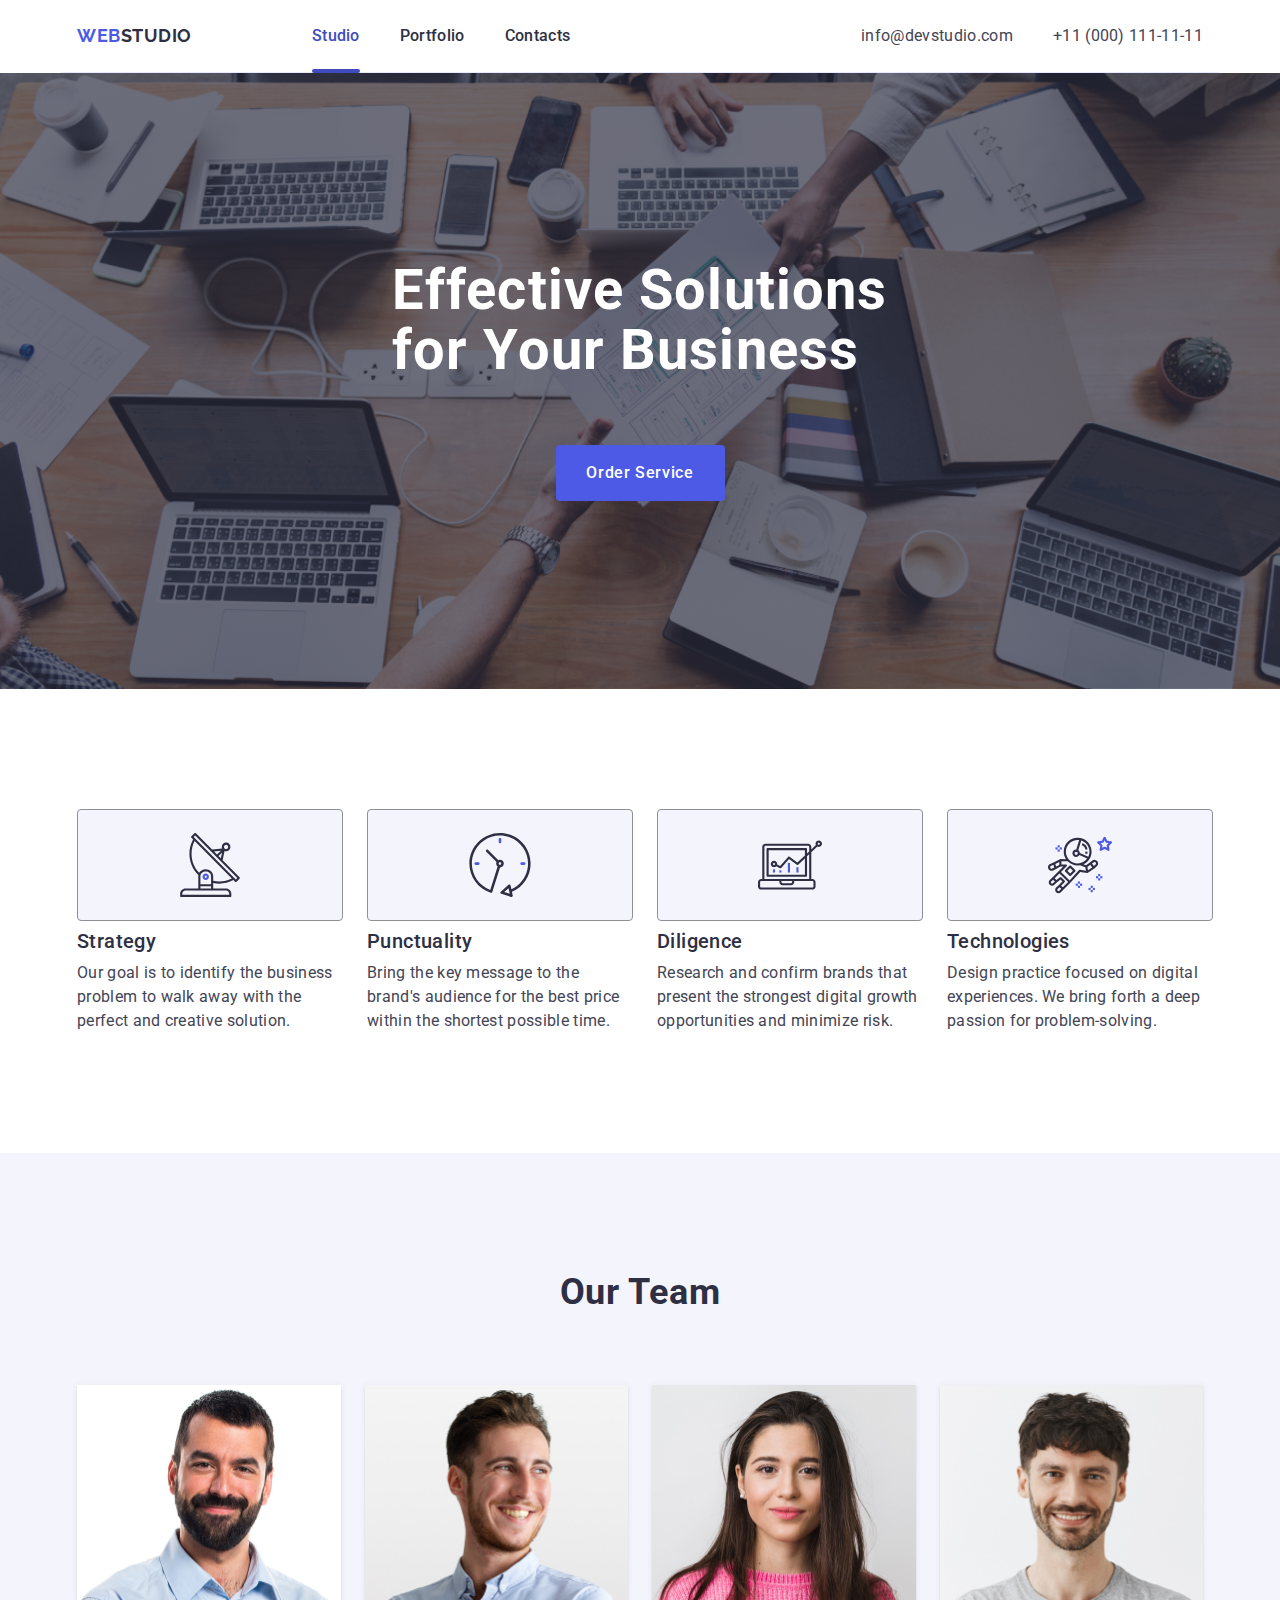
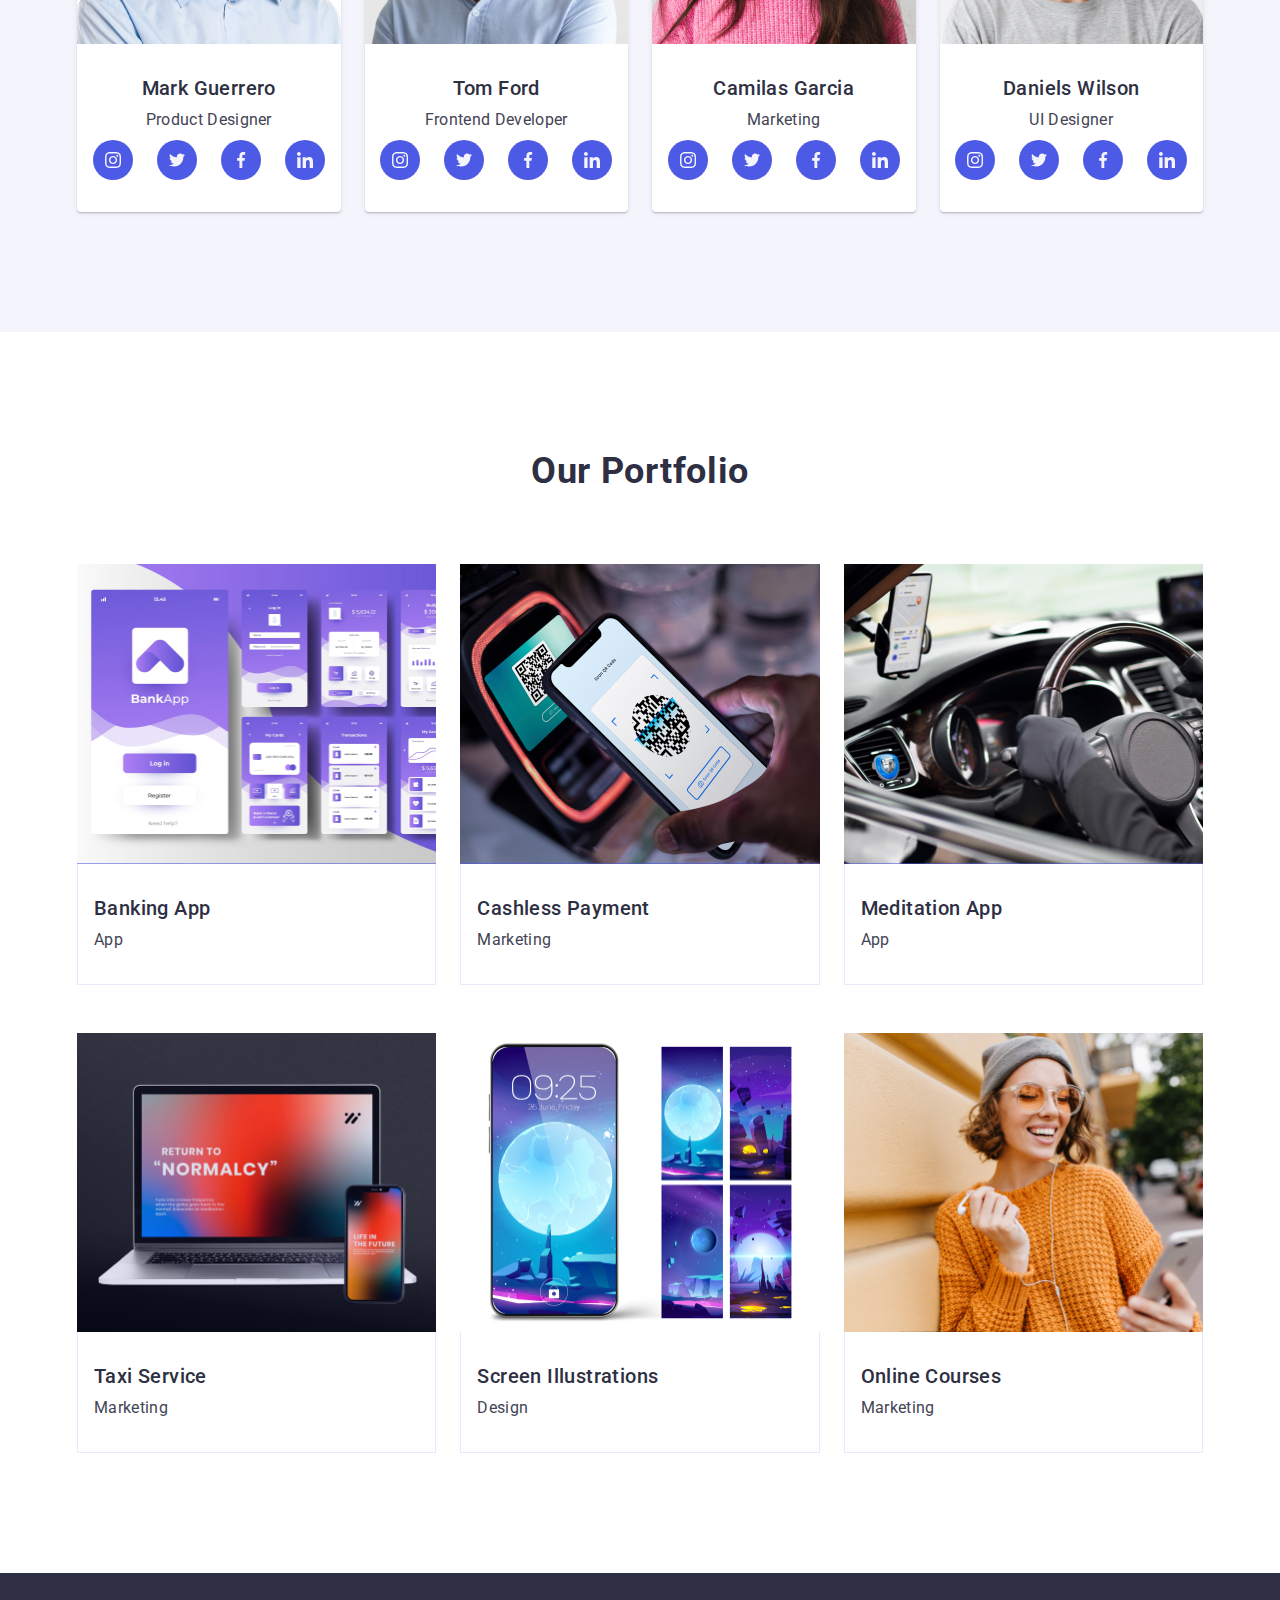
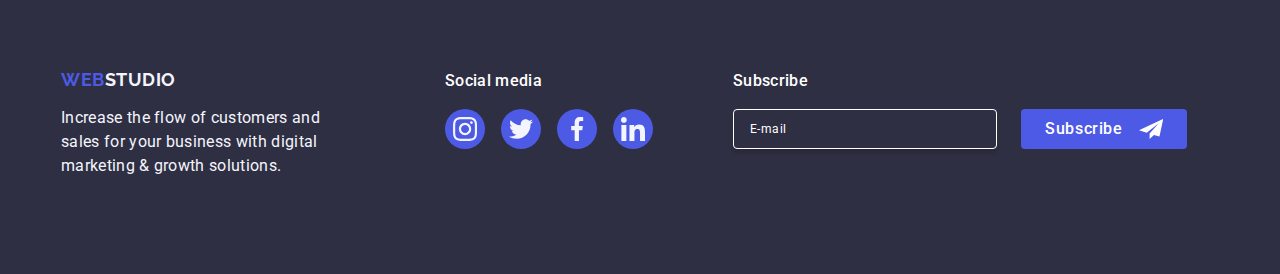
<file: index.html>
<!DOCTYPE html>
<html lang="en">

<head>
	<meta charset="utf-8" />
	<meta name="viewport" content="width=device-width, initial-scale=1.0" />
	<title>WEB</title>
	<link rel="stylesheet" href="https://cdn.jsdelivr.net/npm/modern-normalize@2.0.0/modern-normalize.min.css" />
	<link rel="stylesheet" href="./css/modern-normalize.min.css" />
	<link rel="stylesheet" href="./css/styles.css" />
	<link rel="preconnect" href="https://fonts.googleapis.com" />
	<link rel="preconnect" href="https://fonts.gstatic.com" />
	<link href="https://fonts.googleapis.com/css?family=Roboto:400,500,700" rel="stylesheet" />
	<link href="https://fonts.googleapis.com/css?family=Raleway:700" rel="stylesheet" />
</head>

<body class="body">
	<header class="header">
		<!-- HEADER-->
		<div class="container menu_wrap">
			<nav class="navigation">
				<a class="logo_head" href="./index.html">Web<span class="header_logo_color">Studio</span></a>
				<button type="button" class="burger">
					<svg class="menu-icon" width="24" height="24">
						<use href="./images/icons.svg#icon-menu"></use>
					</svg>
				</button>
				<ul class="menu">
					<li><a class="menu_links active" href="./index.html">Studio</a></li>
					<li><a class="menu_links" href="#portfolio">Portfolio</a></li>
					<li><a class="menu_links" href="#contacts">Contacts</a></li>
				</ul>
			</nav>
			<address class="contacts_block">
				<ul class="menu2">
					<li> <a class="contact_links contact_first" href="mailto:info@devstudio.com">info@devstudio.com</a></li>
					<li> <a class="contact_links contact_second" href="tel:+110001111111">+11 (000) 111-11-11</a></li>
				</ul>
			</address>
		</div>
	</header>
	<!-- /HEADER-->
	<main>
		<section class=" hero">
			<!--ORDER Block-->
			<div class="container order_block">
				<h1 class="order_block_text"> Effective Solutions for Your Business </h1>
				<button class="order_button" type="button">Order Service</button>
			</div>
		</section>
		<!--/ORDER Block-->
		<section class="advantages section">
			<!--Advantages-->
			<div class="container">
				<h2 class="visually-hidden">Advantages</h2>
				<ul class="adv_list_block">
					<li class="adv_list">
						<div class="icon_block">
							<svg class="icon_adv" width="64" height="64">
								<use href="./images/icons.svg#icon-antenna"></use>
							</svg>
						</div>
						<h3 class="adv_head">Strategy</h3>
						<p class="adv_text"> Our goal is to identify the business problem to walk away with the perfect and creative solution. </p>
					</li>
					<li class="adv_list">
						<div class="icon_block">
							<svg class="icon_adv" width="64" height="64">
								<use href="./images/icons.svg#icon-clock"></use>
							</svg>
						</div>
						<h3 class="adv_head">Punctuality</h3>
						<p class="adv_text"> Bring the key message to the brand's audience for the best price within the shortest possible time. </p>
					</li>
					<li class="adv_list">
						<div class="icon_block">
							<svg class="icon_adv" width="64" height="64">
								<use href="./images/icons.svg#icon-diagram"></use>
							</svg>
						</div>
						<h3 class="adv_head">Diligence</h3>
						<p class="adv_text"> Research and confirm brands that present the strongest digital growth opportunities and minimize risk. </p>
					</li>
					<li class="adv_list">
						<div class="icon_block">
							<svg class="icon_adv" width="64" height="64">
								<use href="./images/icons.svg#icon-astronaut"></use>
							</svg>
						</div>
						<h3 class="adv_head">Technologies</h3>
						<p class="adv_text"> Design practice focused on digital experiences. We bring forth a deep passion for problem-solving. </p>
					</li>
				</ul>
			</div>
		</section>
		<!--/Advantages Block-->
		<section class="our_team section">
			<!--OUR_Team Block-->
			<div class="container team_container">
				<h2 class="our_team_head">Our Team</h2>
				<ul class="our_team_wrapper">
					<li class="team_block">
						<img src="./images/mark.jpg" srcset="./images/mark.jpg 1x, ./images/mark@2x.jpg 2x" alt="Marks photo" class="team_photo" />
						<div class="team_info_block">
							<h3 class="team_info_head">Mark Guerrero</h3>
							<p class="team_info_text">Product Designer</p>
							<ul class="social_media_block">
								<li class="social_media">
									<a href="https://www.instagram.com/" class="social_media_link" target="_blank">
										<svg width="16" height="16" class="sm_img">
											<use href="./images/icons.svg#icon-instagram"></use>
										</svg>
									</a>
								</li>
								<li class="social_media">
									<a href="https://twitter.com" class="social_media_link" target="_blank">
										<svg width="16" height="16" class="sm_img">
											<use href="./images/icons.svg#icon-twitter"></use>
										</svg>
									</a>
								</li>
								<li class="social_media">
									<a href="https://www.facebook.com/" class="social_media_link" target="_blank">
										<svg width="16" height="16" class="sm_img">
											<use href="./images/icons.svg#icon-facebook"></use>
										</svg>
									</a>
								</li>
								<li class="social_media">
									<a href="https://www.linkedin.com/" class="social_media_link" target="_blank">
										<svg width="16" height="16" class="sm_img">
											<use href="./images/icons.svg#icon-linkedin"></use>
										</svg>
									</a>
								</li>
							</ul>
						</div>
					</li>
					<li class="team_block">
						<img src="./images/tom.jpg" srcset="./images/tom.jpg 1x, ./images/tom@2x.jpg 2x" alt="Toms photo" class="team_photo" />
						<div class="team_info_block">
							<h3 class="team_info_head">Tom Ford</h3>
							<p class="team_info_text">Frontend Developer</p>
							<ul class="social_media_block">
								<li class="social_media">
									<a href="https://www.instagram.com/" class="social_media_link" target="_blank">
										<svg width="16" height="16" class="sm_img">
											<use href="./images/icons.svg#icon-instagram"></use>
										</svg>
									</a>
								</li>
								<li class="social_media">
									<a href="https://twitter.com" class="social_media_link" target="_blank">
										<svg width="16" height="16" class="sm_img">
											<use href="./images/icons.svg#icon-twitter"></use>
										</svg>
									</a>
								</li>
								<li class="social_media">
									<a href="https://www.facebook.com/" class="social_media_link" target="_blank">
										<svg width="16" height="16" class="sm_img">
											<use href="./images/icons.svg#icon-facebook"></use>
										</svg>
									</a>
								</li>
								<li class="social_media">
									<a href="https://www.linkedin.com/" class="social_media_link" target="_blank">
										<svg width="16" height="16" class="sm_img">
											<use href="./images/icons.svg#icon-linkedin"></use>
										</svg>
									</a>
								</li>
							</ul>
						</div>
					</li>
					<li class="team_block">
						<img src="./images/camila.jpg" srcset="./images/camila.jpg 1x, ./images/camila@2x.jpg 2x" alt="Camila photo" class="team_photo" />
						<div class="team_info_block">
							<h3 class="team_info_head">Camilas Garcia</h3>
							<p class="team_info_text">Marketing</p>
							<ul class="social_media_block">
								<li class="social_media">
									<a href="https://www.instagram.com/" class="social_media_link" target="_blank">
										<svg width="16" height="16" class="sm_img">
											<use href="./images/icons.svg#icon-instagram"></use>
										</svg>
									</a>
								</li>
								<li class="social_media">
									<a href="https://twitter.com" class="social_media_link" target="_blank">
										<svg width="16" height="16" class="sm_img">
											<use href="./images/icons.svg#icon-twitter"></use>
										</svg>
									</a>
								</li>
								<li class="social_media">
									<a href="https://www.facebook.com/" class="social_media_link" target="_blank">
										<svg width="16" height="16" class="sm_img">
											<use href="./images/icons.svg#icon-facebook"></use>
										</svg>
									</a>
								</li>
								<li class="social_media">
									<a href="https://www.linkedin.com/" class="social_media_link" target="_blank">
										<svg width="16" height="16" class="sm_img">
											<use href="./images/icons.svg#icon-linkedin"></use>
										</svg>
									</a>
								</li>
							</ul>
						</div>
					</li>
					<li class="team_block">
						<img src="./images/daniel.jpg" srcset="./images/daniel.jpg 1x, ./images/daniel@2x.jpg 2x" alt="Daniel phopo" class="team_photo" />
						<div class="team_info_block">
							<h3 class="team_info_head">Daniels Wilson</h3>
							<p class="team_info_text">UI Designer</p>
							<ul class="social_media_block">
								<li class="social_media">
									<a href="https://www.instagram.com/" class="social_media_link" target="_blank">
										<svg width="16" height="16" class="sm_img">
											<use href="./images/icons.svg#icon-instagram"></use>
										</svg>
									</a>
								</li>
								<li class="social_media">
									<a href="https://twitter.com" class="social_media_link" target="_blank">
										<svg width="16" height="16" class="sm_img">
											<use href="./images/icons.svg#icon-twitter"></use>
										</svg>
									</a>
								</li>
								<li class="social_media">
									<a href="https://www.facebook.com/" class="social_media_link" target="_blank">
										<svg width="16" height="16" class="sm_img">
											<use href="./images/icons.svg#icon-facebook"></use>
										</svg>
									</a>
								</li>
								<li class="social_media">
									<a href="https://www.linkedin.com/" class="social_media_link" target="_blank">
										<svg width="16" height="16" class="sm_img">
											<use href="./images/icons.svg#icon-linkedin"></use>
										</svg>
									</a>
								</li>
							</ul>
						</div>
					</li>
				</ul>
			</div>
		</section>
		<!--OUR_Team Block-->
		<section id="portfolio" class="portfolio_block section">
			<!--Portfolio Block-->
			<div class="container portfolio_container">
				<h2 class="portfolio_head">Our Portfolio</h2>
				<ul class="pf_block_wrapper">
					<li class="pf_block">
						<div class="image_with_overlay">
							<img src="./images/ba.jpg" srcset="./images/bankingapp.jpg 1x, ./images/bankingapp@2x.jpg 2x" alt="themplate_app" />
							<p class="overlay_text"> 14 Stylish and User-Friendly App Design Concepts · Task Manager App · Calorie Tracker App · Exotic Fruit Ecommerce App · Cloud Storage App </p>
						</div>
						<div class="pf_block_info">
							<h3 class="pf_block_head">Banking App</h3>
							<p class="pf_block_text">App</p>
						</div>
					</li>
					<li class="pf_block">
						<div class="image_with_overlay">
							<img src="./images/cashlesspayment.jpg" srcset="./images/cashlesspayment.jpg 1x, ./images/cashlesspayment@2x.jpg 2x" alt="$" />
							<p class="overlay_text"> 14 Stylish and User-Friendly App Design Concepts · Task Manager App · Calorie Tracker App · Exotic Fruit Ecommerce App · Cloud Storage App </p>
						</div>
						<div class="pf_block_info">
							<h3 class="pf_block_head">Cashless Payment</h3>
							<p class="pf_block_text">Marketing</p>
						</div>
					</li>
					<li class="pf_block">
						<div class="image_with_overlay">
							<img \src="./images/meditationapp.jpg" srcset="./images/meditationapp.jpg 1x, ./images/meditationapp@2x.jpg 2x" alt="photo" />
							<p class="overlay_text"> 14 Stylish and User-Friendly App Design Concepts · Task Manager App · Calorie Tracker App · Exotic Fruit Ecommerce App · Cloud Storage App </p>
						</div>
						<div class="pf_block_info">
							<h3 class="pf_block_head">Meditation App</h3>
							<p class="pf_block_text">App</p>
						</div>
					</li>
					<li class="pf_block">
						<div class="image_with_overlay">
							<img src="./images/taxiservice.jpg" srcset="./images/taxiservice.jpg 1x, ./images/taxiservice@2x.jpg 2x" alt="$" />
							<p class="overlay_text"> 14 Stylish and User-Friendly App Design Concepts · Task Manager App · Calorie Tracker App · Exotic Fruit Ecommerce App · Cloud Storage App </p>
						</div>
						<div class="pf_block_info">
							<h3 class="pf_block_head">Taxi Service</h3>
							<p class="pf_block_text">Marketing</p>
						</div>
					</li>
					<li class="pf_block">
						<div class="image_with_overlay">
							<img src="./images/screenillustrations.jpg" srcset="./images/screenillustrations.jpg 1x, ./images/screenillustrations@2x.jpg 2x" alt="$" />
							<p class="overlay_text"> 14 Stylish and User-Friendly App Design Concepts · Task Manager App · Calorie Tracker App · Exotic Fruit Ecommerce App · Cloud Storage App </p>
						</div>
						<div class="pf_block_info">
							<h3 class="pf_block_head">Screen Illustrations</h3>
							<p class="pf_block_text">Design</p>
						</div>
					</li>
					<li class="pf_block">
						<div class="image_with_overlay">
							<img src="./images/onlinecourses.jpg" srcset="./images/onlinecourses.jpg 1x , ./images/onlinecourses@2x.jpg 2x" alt="#" />
							<p class="overlay_text"> 14 Stylish and User-Friendly App Design Concepts · Task Manager App · Calorie Tracker App · Exotic Fruit Ecommerce App · Cloud Storage App </p>
						</div>
						<div class="pf_block_info">
							<h3 class="pf_block_head">Online Courses</h3>
							<p class="pf_block_text">Marketing</p>
						</div>
					</li>
				</ul>
			</div>
		</section>
		<!--Portfolio Block-->
	</main>
	<footer id="contacts" class="footer">
		<!--Footer-->
		<div class="container footer_container">
			<div class="footer_block">
				<a class="logo_footer" href="./index.html">Web<span class="logo_footer_color">Studio</span></a>
				<p class="footer_text"> Increase the flow of customers and sales for your business with digital marketing & growth solutions. </p>
			</div>
			<div class="footer_social_media_block">
				<p class="social_media_text">Social media</p>
				<ul class="menu_social_media">
					<li class="social_media">
						<a href="https://www.instagram.com/" class="ft_social_media_link" target="_blank">
							<svg width="24" height="24" class="sm_img">
								<use href="./images/icons.svg#icon-instagram"></use>
							</svg>
						</a>
					</li>
					<li class="social_media">
						<a href="https://twitter.com" class="ft_social_media_link" target="_blank">
							<svg width="24" height="24" class="sm_img">
								<use href="./images/icons.svg#icon-twitter"></use>
							</svg>
						</a>
					</li>
					<li class="social_media">
						<a href="https://www.facebook.com/" class="ft_social_media_link" target="_blank">
							<svg width="24" height="24" class="sm_img">
								<use href="./images/icons.svg#icon-facebook"></use>
							</svg>
						</a>
					</li>
					<li class="social_media">
						<a href="https://www.linkedin.com/" class="ft_social_media_link" target="_blank">
							<svg width="24" height="24" class="sm_img">
								<use href="./images/icons.svg#icon-linkedin"></use>
							</svg>
						</a>
					</li>
				</ul>
			</div>
			<div class="subscribe">
				<p class="subscribe_text">Subscribe</p>
				<form class="subscribe_area">
					<label class="footer_input">
						<input class="subscribe_text_area" type="email" name="subscribe" placeholder="E-mail" />
					</label>
					<button type="submit" class="subscribe_btn"> Subscribe <svg class="subscribe_icon" height="24" width="24">
							<use href="./images/icons.svg#icon-icon-send"></use>
						</svg>
					</button>
				</form>
			</div>
		</div>
	</footer>
	<div class="modal_overlay">
		<div class="modal-container container">
			<button class="modal_btn" type="button">
				<svg class="cansel-icon" width="8" height="8">
					<use href="./images/icons.svg#icon-cansel"></use>
				</svg>
			</button>
			<p class="modal_text">Leave your contacts and we will call you back</p>
			<form>
				<div class="modal_form">
					<label for="user-name" class="form_text">Name</label>
					<div class="forms_input">
						<input class="modal_input" type="text" name="user-name" id="user-name" placeholder="Enter your name" />
						<svg class="modal_input_icon" width="18" height="24">
							<use href="./images/icons.svg#icon-user"></use>
						</svg>
					</div>
				</div>
				<div class="modal_form">
					<label for="user-phone" class="form_text">Phone</label>
					<div class="forms_input">
						<input class="modal_input" type="tel" name="user-phone" id="user-phone" placeholder="Enter your phone" />
						<svg class="modal_input_icon" width="18" height="24">
							<use href="./images/icons.svg#icon-phone"></use>
						</svg>
					</div>
				</div>
				<div class="modal_form">
					<label for="user-email" class="form_text">Email</label>
					<div class="forms_input">
						<input class="modal_input" type="email" name="user-email" id="user-email" placeholder="Enter your email" />
						<svg class="modal_input_icon" width="18" height="24">
							<use href="./images/icons.svg#icon-mail"></use>
						</svg>
					</div>
				</div>
				<div class="modal_comment">
					<label for="user-comment" class="form_text">Comment</label>
					<textarea class="form_comment" name="user-comment" id="user-comment" placeholder="Text input" cols="30" rows="10"></textarea>
				</div>
				<div class="modal_privacy">
					<input type="checkbox" id="user-privacy" value="true" name="user-privacy" class="modal_privacy visually-hidden" />
					<label for="user-privacy" class="form_checkbox">
						<span class="privacy_policy_checkbox">
							<svg class="privacy_policy_icon" width="10" height="8">
								<use href="./images/icons.svg#icon-checkmark"></use>
							</svg>
						</span> I accept the terms and conditions of the <a class="privacy_policy_link" href="">Privacy Policy</a>
					</label>
				</div>
				<button class="modal_form_btn" type="button"> Send </button>
			</form>
		</div>
	</div>
	<div class="modal_mobile_menu">
		<div class="container modal_menu_container">
			<button class="modal_cansel_btn" type="button">
				<svg class="cansel-icon" width="8" height="8">
					<use href="./images/icons.svg#icon-cansel"></use>
				</svg>
			</button>
			<ul class="mobile_menu">
				<li><a class="mobile_menu_links" href="./index.html">Studio</a></li>
				<li><a class="mobile_menu_links" href="#portfolio">Portfolio</a></li>
				<li><a class="mobile_menu_links" href="#contacts">Contacts</a></li>
			</ul>
			<address class="modal_contacts_block">
				<ul class="modal_menu_contacts">
					<li><a class="modal_contact_links modal_contact_first" href="mailto:info@devstudio.com">info@devstudio.com</a></li>
					<li><a class="modal_contact_links modal_contact_second" href="tel:+110001111111">+11 (000) 111-11-11</a></li>
					<li>lorem200 </li>
				</ul>
			</address>
			<div class="social_media_menu_block">
				<ul class="modal_menu_social_media">
					<li class="social_media">
						<a href="https://www.instagram.com/" class="social_media_link" target="_blank">
							<svg width="24" height="24" class="sm_img">
								<use href="./images/icons.svg#icon-instagram"></use>
							</svg>
						</a>
					</li>
					<li class="social_media">
						<a href="https://twitter.com" class="social_media_link" target="_blank">
							<svg width="24" height="24" class="sm_img">
								<use href="./images/icons.svg#icon-twitter"></use>
							</svg>
						</a>
					</li>
					<li class="social_media">
						<a href="https://www.facebook.com/" class="social_media_link" target="_blank">
							<svg width="24" height="24" class="sm_img">
								<use href="./images/icons.svg#icon-facebook"></use>
							</svg>
						</a>
					</li>
					<li class="social_media">
						<a href="https://www.linkedin.com/" class="social_media_link" target="_blank">
							<svg width="24" height="24" class="sm_img">
								<use href="./images/icons.svg#icon-linkedin"></use>
							</svg>
						</a>
					</li>
				</ul>
			</div>
		</div>
	</div>
	<script>
		let orderButton = document.querySelector(".order_button");
		let modalOverlay = document.querySelector(".modal_overlay");
		let modalBtn = document.querySelector(".modal_btn");
		let body = document.querySelector(".body");


		orderButton.onclick = function () {
			modalOverlay.style.display = "block";

		};

		modalBtn.onclick = function () {
			modalOverlay.style.display = "none";
		};

		window.onclick = function (event) {
			if (event.target === modalOverlay) {
				modalOverlay.style.display = "none";
			}
		};

		let burger = document.querySelector(".burger");
		let modalMobileMenu = document.querySelector(".modal_mobile_menu");
		let modalCanselBtn = document.querySelector(".modal_cansel_btn");

		burger.onclick = function () {
			modalMobileMenu.style.display = "block";
		};

		modalCanselBtn.onclick = function () {
			modalMobileMenu.style.display = "none";
		};

		window.onclick = function (event) {
			if (event.target === modalOverlay) {
				modalOverlay.style.display = "none";

			}
		};





	</script>
</body>

</html>
</file>
<file: css/styles.css>
body {
	font-family: "Roboto", sans-serif;
	color: #434455;
	background-color: #ffffff;
}

a {
	text-decoration: none;
}

img {
	max-width: 100%;
}
.section {
	padding: 96px 0;
}

.visually-hidden {
	clip: rect(0 0 0 0);
	clip-path: inset(50%);
	height: 1px;
	overflow: hidden;
	position: absolute;
	white-space: nowrap;
	width: 1px;
}

.container {
	max-width: 320px;
	padding-left: 16px;
	padding-right: 16px;
	margin-left: auto;
	margin-right: auto;
}

@media screen and (min-width: 768px) {
	.container {
		max-width: 768px;
	}
}

@media screen and (min-width: 1158px) {
	.container {
		max-width: 1158px;
	}

	.section {
		padding: 120px 0;
	}
}

/* ---------------HEADER--------------- */

.header {
	box-shadow:
		0px 2px 1px rgba(46, 47, 66, 0.08),
		0px 1px 1px rgba(46, 47, 66, 0.16),
		0px 1px 6px rgba(46, 47, 66, 0.08);
}
.menu_wrap {
	background-color: #ffffff;
	border-bottom: 1px solid #e7e9fc;
}

.navigation {
	display: flex;
	align-items: center;
	justify-content: space-between;
}

.menu {
	display: none;
}

.menu_links {
	font-size: 36px;
	font-weight: 700;
	line-height: 40px;
	letter-spacing: 0.02em;
	text-align: left;
	color: #2e2f42;
}

.menu_links:hover,
.menu_links:focus {
	color: #404bbf;
}

.menu2 {
	display: none;
}

.contacts_block {
	display: flex;
	font-style: normal;
}

.contact_links {
	padding: 24px 0;
}

.contact_links {
	font-size: 16px;
	line-height: 1.5;
	letter-spacing: 0.02em;
}

.contact_links:hover,
.contact_links:focus {
	color: #404bbf;
}

.logo_head {
	display: block;
	font-family: "Raleway", sans-serif;
	font-weight: 700;
	font-size: 18px;
	line-height: 1.17;
	letter-spacing: 0.03em;
	text-transform: uppercase;
	color: #4d5ae5;
	padding: 24px 0;
	padding-bottom: 24px;
	padding-top: 24px;
}

.header_logo_color {
	color: #2e2f42;
}

.burger {
	display: flex;
	border: none;
	background: transparent;
	width: 40px;
	height: 26px;
}

.burger_checkbox {
	display: none;
}

.burger_checkbox:checked ~ label svg:nth-child(1) {
	display: none;
}

.burger_checkbox ~ label svg:nth-child(2) {
	display: none;
}

.burger_checkbox:checked ~ label svg:nth-child(2) {
	display: flex;
}

.cansel-icon-menu {
	position: absolute;
	z-index: 1;
	width: 24px;
	height: 24px;
	border-radius: 50%;
	align-items: center;
	justify-content: center;
	background-color: #e7e9fc;
	border: 1px solid rgba(0, 0, 0, 0.1);
	padding: 7px;
	transition:
		background-color 250ms cubic-bezier(0.4, 0, 0.2, 1),
		border 250ms cubic-bezier(0.4, 0, 0.2, 1);
}

/* ---------------MEDIA TABLET HEADER--------------- */

@media screen and (min-width: 768px) {
	.burger {
		display: none;
	}

	.menu_wrap {
		display: flex;
	}

	.navigation {
		justify-content: space-between;
	}

	.menu {
		display: flex;
		gap: 40px;
		margin-left: 120px;
	}
	.active {
		display: block;
		position: relative;
		font-weight: 500;
		font-size: 16px;
		line-height: 1.5;
		letter-spacing: 0.02em;
		padding: 24px 0;
		color: #404bbf;
		transition: color 250ms cubic-bezier(0.4, 0, 0.2, 1);
	}

	.menu_links {
		display: block;
		padding: 24px 0;
		font-weight: 500;
		font-size: 16px;
		line-height: 1.5;
		letter-spacing: 0.02em;
	}

	.active::after {
		content: "";
		width: 100%;
		position: absolute;
		left: 0;
		bottom: -1px;
		height: 4px;
		background-color: #404bbf;
		border-radius: 2px;
	}

	.menu2 {
		display: flex;
		justify-content: end;
		align-items: center;
		flex-direction: column;
		align-items: center;
	}

	.contacts_block {
		margin-left: auto;
	}

	.contact_links {
		display: block;
		font-size: 12px;
		font-weight: 400;
		line-height: 1.2;
		letter-spacing: 0.04em;
		color: #434455;
		transition: color 250ms cubic-bezier(0.4, 0, 0.2, 1);
	}

	.contact_first {
		padding-top: 16px;
		padding-bottom: 12px;
	}
	.contact_second {
		padding-top: 0;
		padding-bottom: 16px;
	}
}

/* ---------------MEDIA TABLET HEADER--------------- */

/* ---------------MEDIA DESKTOP HEADER--------------- */

@media screen and (min-width: 1158px) {
	.menu_wrap {
		justify-content: space-between;
	}

	.menu2 {
		flex-direction: row;
		gap: 40px;
	}

	.contact_links {
		padding: 24px 0;
		font-size: 16px;
		line-height: 1.5;
		letter-spacing: 0.02em;
		text-align: left;
	}
}

/* ---------------MEDIA DESCTOP HEADER--------------- */

/* ------------HEADER------------ */

/* ------------ORDER BLOCK------------ */

.hero {
	background-image: linear-gradient(to bottom, rgba(46, 47, 66, 0.7), rgba(46, 47, 66, 0.7)), url(../images/people-office.jpg);
	background-size: cover;
	background-position: center;
	margin: 0 auto;
	padding: 76px 0;
}

.order_block_text {
	margin: 0 auto;
	max-width: 216px;
	font-size: 36px;
	font-weight: 700;
	color: #ffffff;
	letter-spacing: 0.02em;
	line-height: 1.07;
	margin-bottom: 72px;
}

.order_button {
	display: block;
	min-width: 169px;
	height: 56px;
	border: none;
	border-radius: 4px;
	cursor: pointer;
	color: #ffffff;
	background-color: #4d5ae5;
	font-size: 16px;
	font-weight: 500;
	font-family: Roboto, sans-serif;
	line-height: 1.5;
	letter-spacing: 0.04em;
	margin: 0 auto;
	transition: background-color 250ms cubic-bezier(0.4, 0, 0.2, 1);
}

.order_button:hover {
	background-color: #404bbf;
}

.order_button:focus {
	background-color: #404bbf;
}

/* ------------MEDIA TABLET ORDER BLOCK------------ */

@media screen and (min-width: 768px) {
	.order_block_text {
		max-width: 496px;
		font-size: 56px;
		margin-bottom: 36px;
	}

	.hero {
		padding: 112px 0;
	}
}

/* ------------MEDIA TABLET ORDER BLOCK------------ */

/* ------------MEDIA DESCTOP ORDER BLOCK------------ */

@media screen and (min-width: 1158px) {
	.order_block_text {
		margin-bottom: 64px;
	}

	.hero {
		padding: 188px 0;
	}
}

/* ------------MEDIA DESCTOP ORDER BLOCK------------ */

/* ------------ADVANTAGES BLOCK------------ */

.icon_block {
	display: none;
}

.adv_list_block {
	display: flex;
	flex-wrap: wrap;
	gap: 72px;
}

.adv_head {
	font-weight: 700;
	font-size: 36px;
	line-height: 1.12;
	letter-spacing: 0.02em;
	color: #2e2f42;
	margin-bottom: 8px;
	text-align: center;
}

.adv_text {
	font-size: 16px;
	font-weight: 500;
	line-height: 1.5;
	letter-spacing: 0.02em;
	color: #434455;
}

/* ------------MEDIA TABLET ADVANTAGES BLOCK------------ */

@media screen and (min-width: 768px) {
	.adv_list_block {
		row-gap: 72px;
		column-gap: 24px;
	}

	.adv_list {
		width: calc((100% - 24px) / 2);
	}

	.adv_head {
		text-align: left;
	}
}

/* ------------MEDIA TABLET ADVANTAGES BLOCK------------ */

/* ------------MEDIA DESCTOP ADVANTAGES BLOCK------------ */

@media screen and (min-width: 1158px) {
	.icon_block {
		display: flex;
		align-items: center;
		padding: 24px 100px;
		border: 1px solid #8e8f99;
		margin-bottom: 8px;
		justify-content: center;
		background-color: #f4f4fd;
		border-radius: 4px;
		height: 112px;
	}

	.adv_list_block {
		display: flex;
		flex-wrap: nowrap;
		gap: 24px;
		top: 0;
		right: 0;
	}

	.adv_head {
		font-weight: 500;
		font-size: 20px;
		line-height: 1.2;
	}

	.adv_text {
		font-size: 16px;
		font-weight: 400;
		line-height: 1.5;
		letter-spacing: 0.02em;
		color: #434455;
	}
}

/* ------------MEDIA DESCTOP ADVANTAGES BLOCK------------ */

/* ------------TEAM BLOCK------------ */

.our_team {
	background-color: #f4f4fd;
}

.our_team_head {
	font-size: 36px;
	font-weight: 700;
	letter-spacing: 0.02em;
	line-height: 1.11;
	text-align: center;
	text-transform: capitalize;
	color: #2e2f42;
	margin-bottom: 72px;
}

.our_team_wrapper {
	display: flex;
	flex-direction: column;
	gap: 72px;
	align-items: center;
}

.team_block {
	background-color: #ffffff;
	border-radius: 0px 0px 4px 4px;
	box-shadow:
		0px 1px 6px rgba(46, 47, 66, 0.08),
		0px 1px 1px rgba(46, 47, 66, 0.16),
		0px 2px 1px rgba(46, 47, 66, 0.08);
}

.team_info_block {
	padding: 32px 0;
}

.team_info_head {
	font-size: 20px;
	font-weight: 500;
	line-height: 1.2;
	letter-spacing: 0.02em;
	color: #2e2f42;
	text-align: center;
	margin-bottom: 8px;
}

.team_info_text {
	font-size: 16px;
	line-height: 1.5;
	letter-spacing: 0.02em;
	color: #434455;
	text-align: center;
	margin-bottom: 8px;
}

.social_media_block {
	display: flex;
	justify-content: center;
	gap: 24px;
}
.social_media {
	width: 40px;
	height: 40px;
}

.social_media_link {
	width: 100%;
	height: 100%;
	background-color: #4d5ae5;
	border-radius: 50%;
	display: flex;
	align-items: center;
	justify-content: center;
	transition: background-color 250ms cubic-bezier(0.4, 0, 0.2, 1);
}

.social_media_link:hover,
.social_media_link:focus {
	background-color: #404bbf;
}

.sm_img {
	fill: #f4f4fd;
}
/* ------------MEDIA TABLET TEAM BLOCK------------ */

@media screen and (min-width: 768px) {
	.team_photo {
		width: 100%;
	}

	.our_team_wrapper {
		flex-direction: row;
		flex-wrap: wrap;
		column-gap: 24px;
		row-gap: 64px;
	}

	.team_block {
		width: calc((100% - 24px) / 2);
	}
}

/* ------------MEDIA TABLET TEAM BLOCK------------ */

/* ------------MEDIA DESCTOP TEAM BLOCK------------ */

@media screen and (min-width: 1158px) {
	.team_block {
		width: calc((100% - 72px) / 4);
	}

	.our_team_wrapper {
		gap: 24px;
		flex-direction: row;
	}
}

/* ------------MEDIA DESCTOP TEAM BLOCK------------ */

/* ------------TEAM BLOCK------------ */

/* ------------PORTFOLIO BLOCK------------ */

.portfolio_head {
	font-size: 36px;
	line-height: 1.11;
	letter-spacing: 0.02em;
	text-align: center;
	text-transform: capitalize;
	color: #2e2f42;
	margin-bottom: 72px;
}

.pf_block_wrapper {
	display: flex;
	flex-wrap: wrap;
	gap: 48px;
}

.pf_block {
	transition: box-shadow 250ms cubic-bezier(0.4, 0, 0.2, 1);
}

.pf_block:hover {
	box-shadow:
		0px 2px 1px 0px rgba(46, 47, 66, 0.08),
		0px 1px 1px 0px rgba(46, 47, 66, 0.16),
		0px 1px 6px 0px rgba(46, 47, 66, 0.08);
	cursor: pointer;
	transform: translateY(0%);
}

.pf_block_info {
	padding: 32px 16px;
	border: 1px solid #e7e9fc;
	border-top: none;
}

.pf_block_head {
	margin-bottom: 8px;
	font-weight: 500;
	font-size: 20px;
	line-height: 1.2;
	letter-spacing: 0.02em;
	color: #2e2f42;
}

.pf_block_text {
	font-size: 16px;
	letter-spacing: 0.02em;
	line-height: 1.5;
	color: #434455;
}

.overlay_text {
	display: none;
}

/* ------------MEDIA TABLET PORTFOLIO BLOCK------------ */

@media screen and (min-width: 768px) {
	.pf_block_wrapper {
		column-gap: 24px;
		row-gap: 72px;
	}

	.pf_block {
		width: calc((100% - 24px) / 2);
	}
}

/* ------------MEDIA TABLET PORTFOLIO BLOCK------------ */

/* ------------MEDIA DESCTOP PORTFOLIO BLOCK------------ */

@media screen and (min-width: 1158px) {
	.pf_block_wrapper {
		row-gap: 48px;
	}

	.pf_block {
		width: calc((100% - 48px) / 3);
	}

	.pf_block:hover {
		box-shadow:
			0px 2px 1px 0px rgba(46, 47, 66, 0.08),
			0px 1px 1px 0px rgba(46, 47, 66, 0.16),
			0px 1px 6px 0px rgba(46, 47, 66, 0.08);
		cursor: pointer;
		transform: translateY(0%);
	}

	.pf_block:hover .overlay_text {
		transform: translateY(0%);
	}

	.image_with_overlay {
		position: relative;
		overflow: hidden;
	}

	.overlay_text {
		display: block;
		position: absolute;
		color: #f4f4fd;
		line-height: 1.5;
		letter-spacing: 0.02em;
		text-align: left;
		font-size: 16px;
		top: 0;
		padding: 40px 32px;
		background-color: #4d5ae5;
		height: 100%;
		width: 100%;
		transform: translateY(100%);
		transition: transform 250ms cubic-bezier(0.4, 0, 0.2, 1);
	}
}

/* ------------MEDIA DESCTOP PORTFOLIO BLOCK------------ */

/* ------------PORTFOLIO BLOCK------------ */

/* ------------FOOTER BLOCK------------ */

.footer {
	background-color: #2e2f42;
	padding: 96px 0;
}

.footer_container {
	display: flex;
	flex-direction: column;
	gap: 72px;
}

.footer_block a {
}

.logo_footer {
	display: block;
	font-family: "Raleway", sans-serif;
	font-weight: 700;
	font-size: 18px;
	line-height: 1.17;
	letter-spacing: 0.03em;
	text-transform: uppercase;
	color: #4d5ae5;
	margin-bottom: 16px;
	text-align: center;
}

.logo_footer_color {
	color: #f4f4fd;
}

.footer_text {
	max-width: 264px;
	font-weight: 400;
	line-height: 1.5;
	color: #f4f4fd;
	letter-spacing: 0.02em;
	font-size: 16px;
	text-align: left;
}

.social_media_text {
	color: #ffffff;
	font-size: 16px;
	font-weight: 500;
	letter-spacing: 0.02em;
	line-height: 1.5;
	margin-bottom: 16px;
	text-align: center;
}

.footer_social_media_block {
	margin-left: auto;
	margin-right: auto;
}

.ft_social_media_block {
	display: flex;
	justify-content: center;
	gap: 16px;
}

.menu_social_media {
	display: flex;
	gap: 16px;
}

.ft_social_media_link {
	display: flex;
	width: 100%;
	height: 100%;
	background-color: #4d5ae5;
	border-radius: 50%;
	align-items: center;
	justify-content: center;
	transition: background-color 250ms cubic-bezier(0.4, 0, 0.2, 1);
}

.ft_social_media_link:hover,
.ft_social_media_link:focus {
	background-color: #31d0aa;
}

.subscribe_text {
	color: #ffffff;
	font-size: 16px;
	font-weight: 500;
	line-height: 24px;
	letter-spacing: 0.02em;
	margin-bottom: 16px;
	text-align: center;
}
.subscribe_area {
	display: flex;
	gap: 24px;
	flex-wrap: wrap;
}

.subscribe_text_area {
	border: 1px solid #ffffff;
	border-radius: 4px;
	background: transparent;
	color: #ffffff;
	font-family: inherit;
	width: 264px;
	height: 40px;
	font-size: 12px;
	line-height: 2;
	letter-spacing: 0.04em;
	padding-left: 16px;
	box-shadow: 0px 4px 4px rgba(0, 0, 0, 0.15);
}

.footer_input {
	display: flex;
}

.subscribe_text_area::placeholder {
	font-family: Roboto;
	font-size: 12px;
	line-height: 24px;
	letter-spacing: 0.04em;
	text-align: left;
	color: #ffffff;
}

.subscribe_btn {
	display: flex;
	font-family: "Roboto", sans-serif;
	padding: 8px 24px;
	background-color: #4d5ae5;
	color: #ffffff;
	border-radius: 4px;
	font-size: 16px;
	font-weight: 500;
	line-height: 24px;
	letter-spacing: 0.04em;
	min-width: 165px;
	height: 40px;
	justify-content: center;
	align-items: center;
	cursor: pointer;
	border: none;
	margin: 0 auto;
}
.subscribe_icon {
	margin-left: 16px;
}

/* ------------MEDIA TABLET FOOTER BLOCK------------ */

@media screen and (min-width: 768px) {
	.footer_container {
		flex-direction: row;
		flex-wrap: wrap;
		gap: 24px;
		padding-left: 108px;
	}

	.logo_footer {
		text-align: left;
	}

	.footer_block {
		max-width: 264px;
	}

	.footer_social_media_block {
		max-width: 208px;
		margin: 0;
		margin-right: 80px;
	}

	.social_media_text {
		text-align: left;
	}

	.subscribe_text {
		text-align: left;
	}

	.subscribe_btn {
		margin: 0;
	}
}

/* ------------MEDIA TABLET FOOTER BLOCK------------ */

/* ------------MEDIA DESCTOP FOOTER BLOCK------------ */

@media screen and (min-width: 1158px) {
	.footer_container {
		flex-direction: row;
		flex-wrap: nowrap;
		gap: 0;
		padding-left: 0;
	}

	.footer_block {
		margin-right: 120px;
	}
	.fotter_social_media_block {
		margin-right: 80px;
		margin-bottom: 0;
	}
}

/* ------------MEDIA DESCTOP FOOTER BLOCK------------ */

/* ------------FOOTER BLOCK------------ */

/* ------------MODAL------------ */

.modal_overlay {
	display: none;
	position: fixed;
	overflow-y: visible;
	top: 0;
	left: 0;
	width: 100%;
	height: 100%;
	background-color: rgba(46, 47, 66, 0.4);
	transition:
		opacity 250ms cubic-bezier(0.4, 0, 0.2, 1),
		visibility 250ms cubic-bezier(0.4, 0, 0.2, 1);
}

.modal-container {
	position: absolute;
	top: 4%;
	left: 0%;
	right: 0;
	background: #fcfcfc;
	border-radius: 4px;
	width: 288px;
	min-height: 584px;
	box-shadow:
		0px 1px 1px rgba(0, 0, 0, 0.14),
		0px 1px 3px rgba(0, 0, 0, 0.12),
		0px 2px 1px rgba(0, 0, 0, 0.2);
	transition: transform 250ms cubic-bezier(0.4, 0, 0.2, 1);
	padding: 72px 16px 16px 16px;
}

.modal_btn {
	position: absolute;
	top: 24px;
	right: 24px;
	width: 24px;
	height: 24px;
	border-radius: 50%;
	display: flex;
	align-items: center;
	justify-content: center;
	background-color: #e7e9fc;
	border: 1px solid rgba(0, 0, 0, 0.1);
	padding: 0;
	cursor: pointer;
	transition:
		background-color 250ms cubic-bezier(0.4, 0, 0.2, 1),
		border 250ms cubic-bezier(0.4, 0, 0.2, 1);
}

.modal_btn:hover,
.modal_btn:focus {
	fill: #ffffff;
	background-color: #404bbf;
	border: none;
}

.cansel-icon {
	transition: fill 250ms cubic-bezier(0.4, 0, 0.2, 1);
}

.modal_text {
	font-size: 16px;
	font-weight: 500;
	line-height: 1.5;
	letter-spacing: 0.02em;
	text-align: center;
	color: #2e2f42;
	margin-bottom: 16px;
}

.modal_form {
	margin-bottom: 8px;
}

.form_text {
	display: block;
	font-size: 12px;
	line-height: 1.17;
	letter-spacing: 0.04em;
	color: #8e8f99;
	margin-bottom: 4px;
}

.forms_input {
	position: relative;
}

.modal_input {
	width: 100%;
	height: 40px;
	border: 1px solid rgba(46, 47, 66, 0.4);
	border-radius: 4px;
	background-color: transparent;
	padding-left: 38px;
	outline: transparent;
	transition: border-color 250ms cubic-bezier(0.4, 0, 0.2, 1);
}

.modal_input:hover,
.modal_input:focus {
	border-color: #4d5ae5;
}

.modal_input_icon {
	position: absolute;
	left: 16px;
	top: 50%;
	transform: translateY(-50%);
	transition: fill 250ms cubic-bezier(0.4, 0, 0.2, 1);
}
.modal_input:focus + .modal_input_icon {
	fill: #4d5ae5;
}

.modal_comment {
	margin-bottom: 16px;
}

.form_comment {
	width: 100%;
	height: 120px;
	font-size: 12px;
	line-height: 1.17;
	letter-spacing: 0.04em;
	color: rgba(46, 47, 66, 0.4);
	border: 1px solid rgba(46, 47, 66, 0.4);
	border-radius: 4px;
	padding: 8px 16px;
	outline: transparent;
	background-color: transparent;
	resize: none;
	transition: border-color 250ms cubic-bezier(0.4, 0, 0.2, 1);
}

.form_comment:focus {
	border-color: #4d5ae5;
}

.modal_privacy {
	margin-bottom: 24px;
}

.form_checkbox {
	font-size: 12px;
	line-height: 1.17;
	letter-spacing: 0.04em;
	color: #8e8f99;
}

.privacy_policy_checkbox {
	width: 16px;
	height: 16px;
	border: 1px solid rgba(46, 47, 66, 0.4);
	border-radius: 2px;
	transition:
		background-color 250ms cubic-bezier(0.4, 0, 0.2, 1),
		border 250ms cubic-bezier(0.4, 0, 0.2, 1),
		fill 250ms cubic-bezier(0.4, 0, 0.2, 1);
	display: inline-flex;
	align-items: center;
	justify-content: center;
	fill: transparent;
}

input[type="checkbox"]:checked + .form_checkbox > .privacy_policy_checkbox {
	background-color: #404bbf;
	border: none;
	fill: #f4f4fd;
}

.privacy_policy_link {
	text-decoration: underline;
	color: #4d5ae5;
}

.modal_form_btn {
	margin: 0 auto;
	display: block;
	min-width: 169px;
	height: 56px;
	font-family: "Roboto", sans-serif;
	font-size: 16px;
	font-weight: 500;
	line-height: 1.5;
	letter-spacing: 0.04em;
	color: #ffffff;
	cursor: pointer;
	background-color: #4d5ae5;
	border: none;
	transition: background-color 250ms cubic-bezier(0.4, 0, 0.2, 1);
}

/* ------------MEDIA TABLET MODAL------------ */

@media screen and (min-width: 768px) {
	.modal-container {
		top: 2%;
		left: 0%;
		right: 0;
		height: 40%;
		width: 45%;
	}
}

/* ------------MEDIA TABLET MODAL------------ */

/* ------------MEDIA DESCTOP MODAL------------ */

@media screen and (min-width: 1158px) {
	.modal-container {
		top: 12%;
		left: 0%;
		right: 0;
		width: 408px;
	}
}

/* ------------MEDIA DESCTOP MODAL------------ */

/* ------------MODAL------------ */

/* ------------MOBILE MENU------------ */

.modal_mobile_menu {
	display: none;
	position: fixed;
	top: 0%;
	left: 0%;
	width: 100%;
	height: 100%;
	padding: 72px 40px 72px 16px;
	background-color: white;
	transition:
		opacity 250ms cubic-bezier(0.4, 0, 0.2, 1),
		visibility 250ms cubic-bezier(0.4, 0, 0.2, 1);
}

.modal_menu_container {
	position: relative;
	top: 0;
	left: 0;
	padding-top: 72px;
	padding-bottom: 40px;
	padding: 0 16px;
}

.modal_cansel_btn {
	position: absolute;
	top: -50px;
	right: 18px;
	width: 24px;
	height: 24px;
	border-radius: 50%;
	display: flex;
	align-items: center;
	justify-content: center;
	background-color: white;
	border: 1px solid rgba(0, 0, 0, 0.1);
	padding: 0;
	cursor: pointer;
	transition:
		background-color 250ms cubic-bezier(0.4, 0, 0.2, 1),
		border 250ms cubic-bezier(0.4, 0, 0.2, 1);
}

.mobile_menu {
	display: flex;
	flex-direction: column;
	gap: 40px;
	padding-bottom: 188px;
}

.mobile_menu_links {
	font-size: 36px;
	font-weight: 700;
	line-height: 40px;
	letter-spacing: 0.02em;
	text-align: left;
}

.mobile_menu_links:hover,
.mobile_menu_links:focus {
	color: #404bbf;
}

.modal_contacts_block {
	font-style: normal;
	padding-bottom: 48px;
}

.modal_menu_contacts {
	display: flex;
	flex-direction: column;
	gap: 24px;
}

.modal_contact_links {
	font-size: 20px;
	font-weight: 500;
	line-height: 24px;
	letter-spacing: 0.02em;
	text-align: left;
	color: #434455;
}

.modal_contact_links:focus,
.modal_contact_links:hover {
	color: #4d5ae5;
}

.modal_menu_social_media {
	display: flex;
	gap: 40px;
}

.social_media_menu_block {
}

.menu_social_media {
	display: flex;
	gap: 16px;
}

.sm_img {
}

/* ------------MODAL MOBILE MENU BLOCK------------ */
</file>
